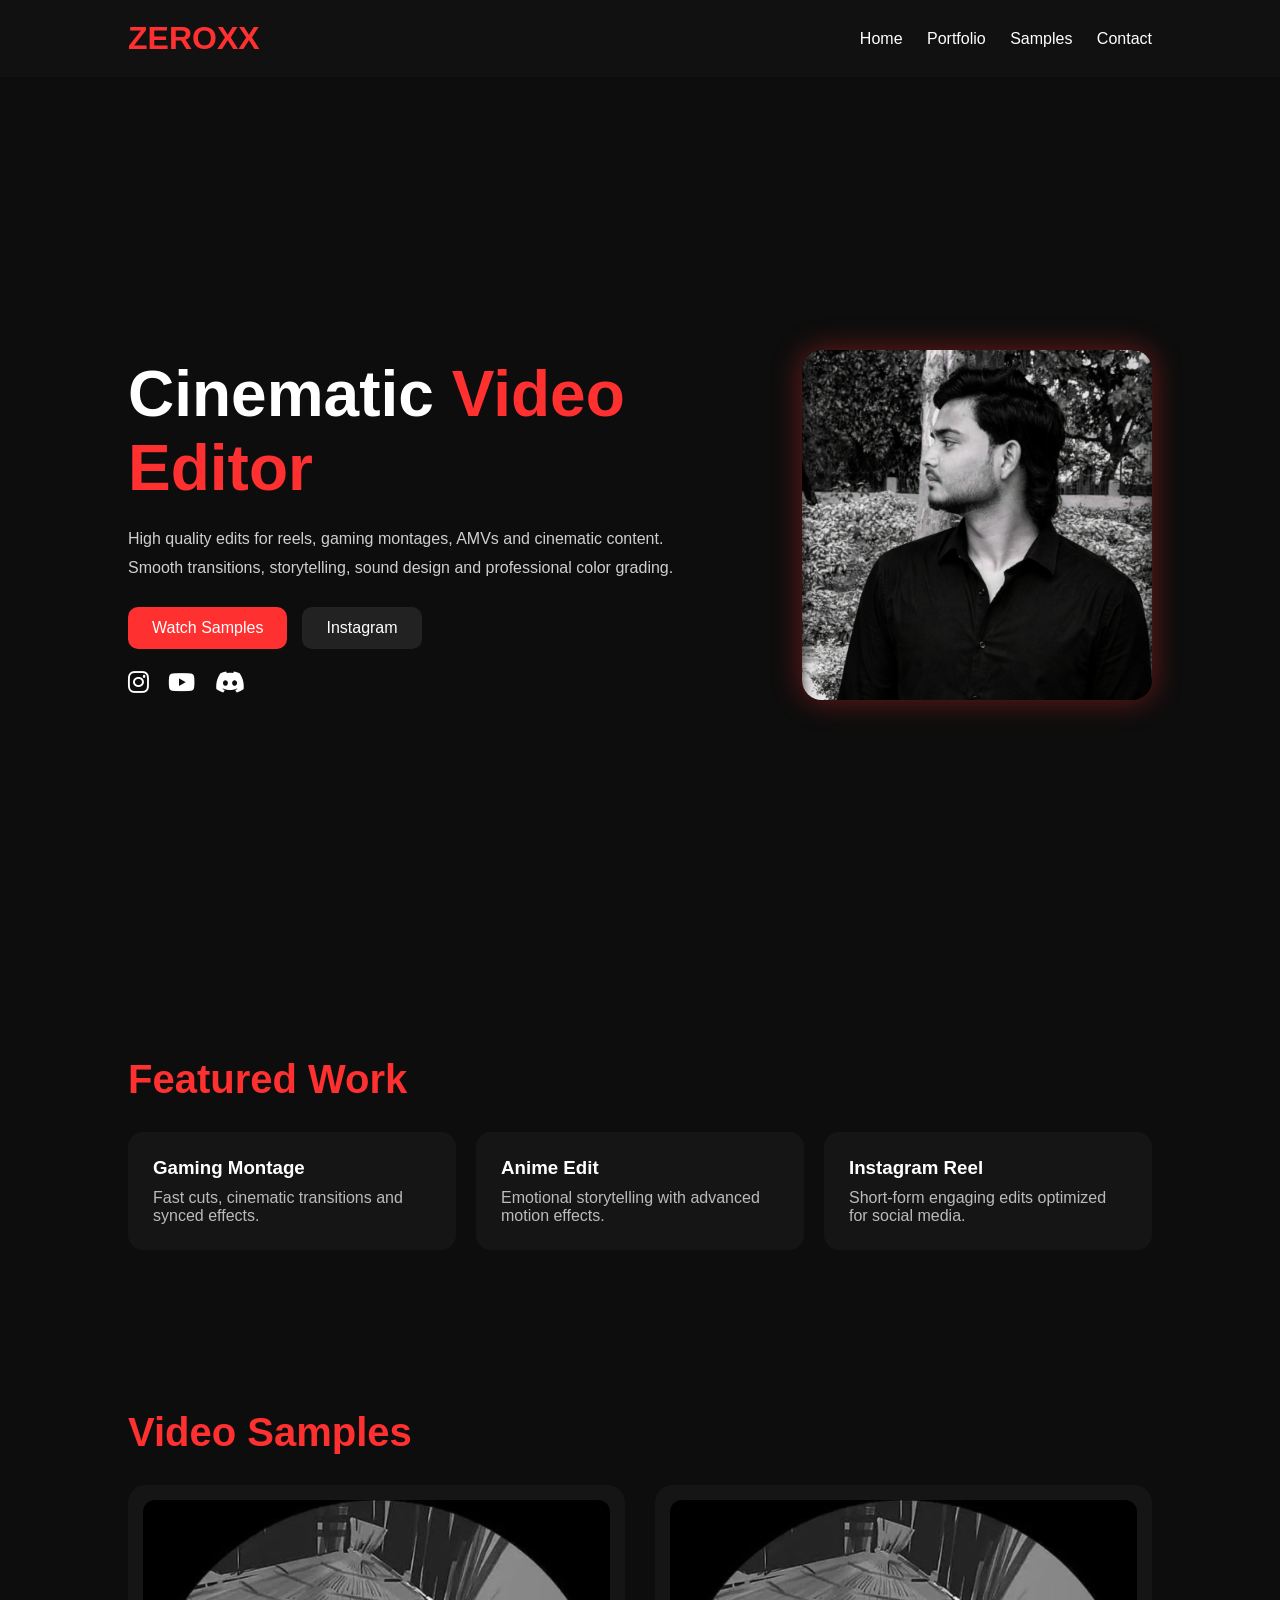
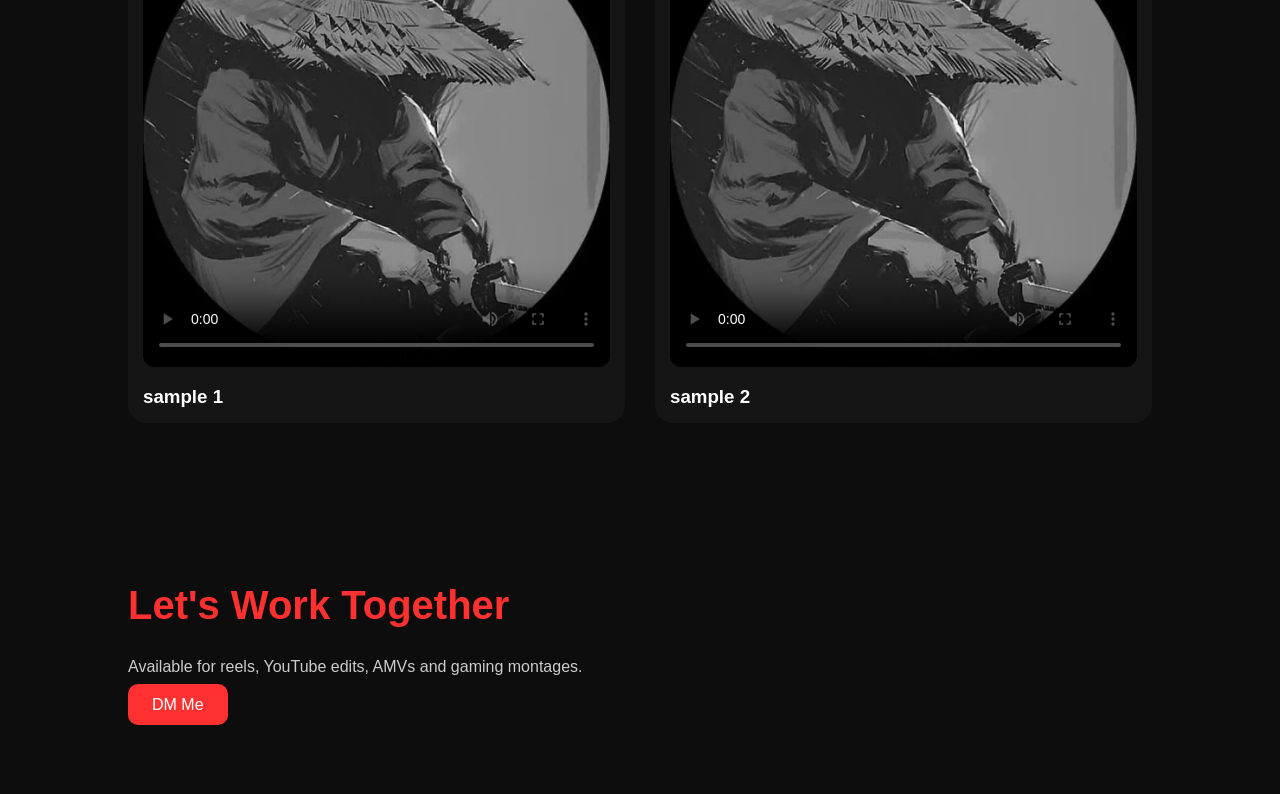
<file: index.html>
<!DOCTYPE html>
<html lang="en">
<head>
<meta charset="UTF-8">
<meta name="viewport" content="width=device-width, initial-scale=1.0">
<title>Zeroxx | Video Editor</title>

<link rel="stylesheet" href="https://cdnjs.cloudflare.com/ajax/libs/font-awesome/6.5.2/css/all.min.css">
<link rel="stylesheet" href="style.css">
</head>

<body>

<header>
    <a href="#" class="logo">ZEROXX</a>

    <nav>
        <a href="#home">Home</a>
        <a href="#works">Portfolio</a>
        <a href="#samples">Samples</a>
        <a href="contact.html">Contact</a>
    </nav>
</header>

<section class="hero" id="home">
    <div class="hero-text">
        <h1>Cinematic <span>Video Editor</span></h1>

        <p>
            High quality edits for reels, gaming montages, AMVs and cinematic content.
            Smooth transitions, storytelling, sound design and professional color grading.
        </p>

        <div class="buttons">
            <a href="#samples" class="btn">Watch Samples</a>
            <a href="https://www.instagram.com/zx_214p?igsh=MXNweHk0ZTA0ZnFyaA==" class="btn secondary">Instagram</a>
        </div>

        <div class="socials">
            <a href="#"><i class="fa-brands fa-instagram"></i></a>
            <a href="#"><i class="fa-brands fa-youtube"></i></a>
            <a href="#"><i class="fa-brands fa-discord"></i></a>
        </div>
    </div>

    <div class="hero-image">
        <img src="editor.jpg" alt="editor">
    </div>
</section>

<section class="works" id="works">
    <h2>Featured Work</h2>

    <div class="cards">

        <div class="card">
            <h3>Gaming Montage</h3>
            <p>Fast cuts, cinematic transitions and synced effects.</p>
        </div>

        <div class="card">
            <h3>Anime Edit</h3>
            <p>Emotional storytelling with advanced motion effects.</p>
        </div>

        <div class="card">
            <h3>Instagram Reel</h3>
            <p>Short-form engaging edits optimized for social media.</p>
        </div>

    </div>
</section>

<section class="samples" id="samples">
    <h2>Video Samples</h2>

    <div class="video-grid">

        <div class="video-card">
            <video controls poster="thumb1.jpg">
                <source src="sample1.mp4" type="video/mp4">
            </video>
            <h3>sample 1</h3>
        </div>

        <div class="video-card">
            <video controls poster="thumb2.jpg">
                <source src="sample2.mp4" type="video/mp4">
            </video>
            <h3>sample 2</h3>
        </div>

    </div>
</section>

<section class="contact" id="contact">
    <h2>Let's Work Together</h2>

    <p>Available for reels, YouTube edits, AMVs and gaming montages.</p>

    <a href="contact.html" class="btn">DM Me</a>
</section>

</body>
</html>
</file>
<file: style.css>
*{
    margin:0;
    padding:0;
    box-sizing:border-box;
    font-family:Arial,sans-serif;
}

body{
    background:#0d0d0d;
    color:white;
}

header{
    display:flex;
    justify-content:space-between;
    align-items:center;
    padding:20px 10%;
    background:#111;
    position:sticky;
    top:0;
    z-index:1000;
}

.logo{
    color:#ff3030;
    text-decoration:none;
    font-size:2rem;
    font-weight:bold;
}

nav a{
    color:white;
    text-decoration:none;
    margin-left:20px;
    transition:0.3s;
}

nav a:hover{
    color:#ff3030;
}

.hero{
    min-height:100vh;
    display:flex;
    align-items:center;
    justify-content:space-between;
    padding:60px 10%;
    gap:50px;
}

.hero-text{
    max-width:550px;
}

.hero-text h1{
    font-size:4rem;
    margin-bottom:20px;
}

.hero-text span{
    color:#ff3030;
}

.hero-text p{
    color:#cfcfcf;
    line-height:1.8;
    margin-bottom:25px;
}

.hero-image img{
    width:350px;
    border-radius:20px;
    box-shadow:0 0 30px rgba(255,48,48,0.4);
}

.buttons{
    display:flex;
    gap:15px;
    margin-bottom:20px;
}

.btn{
    background:#ff3030;
    color:white;
    text-decoration:none;
    padding:12px 24px;
    border-radius:10px;
    transition:0.3s;
}

.secondary{
    background:#222;
}

.btn:hover{
    transform:translateY(-4px);
}

.socials a{
    color:white;
    font-size:1.5rem;
    margin-right:15px;
}

.works,.samples,.contact{
    padding:80px 10%;
}

h2{
    color:#ff3030;
    font-size:2.5rem;
    margin-bottom:30px;
}

.cards{
    display:grid;
    grid-template-columns:repeat(auto-fit,minmax(250px,1fr));
    gap:20px;
}

.card{
    background:#151515;
    padding:25px;
    border-radius:15px;
}

.card p{
    color:#bbb;
    margin-top:10px;
}

.video-grid{
    display:grid;
    grid-template-columns:repeat(auto-fit,minmax(320px,1fr));
    gap:30px;
}

.video-card{
    background:#151515;
    padding:15px;
    border-radius:18px;
}

.video-card video{
    width:100%;
    border-radius:12px;
}

.video-card h3{
    margin-top:15px;
}

.contact p{
    color:#ccc;
    margin-bottom:20px;
}

@media(max-width:900px){

    .hero{
        flex-direction:column-reverse;
        text-align:center;
    }

    .buttons{
        justify-content:center;
    }

    header{
        flex-direction:column;
        gap:10px;
    }
}
#contact{
    padding:80px 10%;
    background:#0d0d0d;
    color:white;
}

.subtitle{
    text-align:center;
    color:#bdbdbd;
    margin-bottom:40px;
}

.row{
    display:flex;
    justify-content:center;
    gap:25px;
    flex-wrap:wrap;
}

.col-lg-4{
    width:300px;
}

.contactCard{
    background:#161616;
    border-radius:18px;
    transition:0.3s;
    overflow:hidden;
}

.contactCard:hover{
    transform:translateY(-8px);
    box-shadow:0 0 25px rgba(255,48,48,0.2);
}

.card-body{
    padding:35px 20px;
    text-align:center;
}

.contactIcon{
    font-size:3rem;
    color:#ff3030;
    margin-bottom:15px;
}

.card-title{
    color:white;
    margin-bottom:15px;
}

.contactCard a{
    color:#ff3030;
    text-decoration:none;
    font-weight:bold;
}

.contactCard a:hover{
    opacity:0.8;
}

@media(max-width:768px){
    .col-lg-4{
        width:100%;
    }
}
</file>
